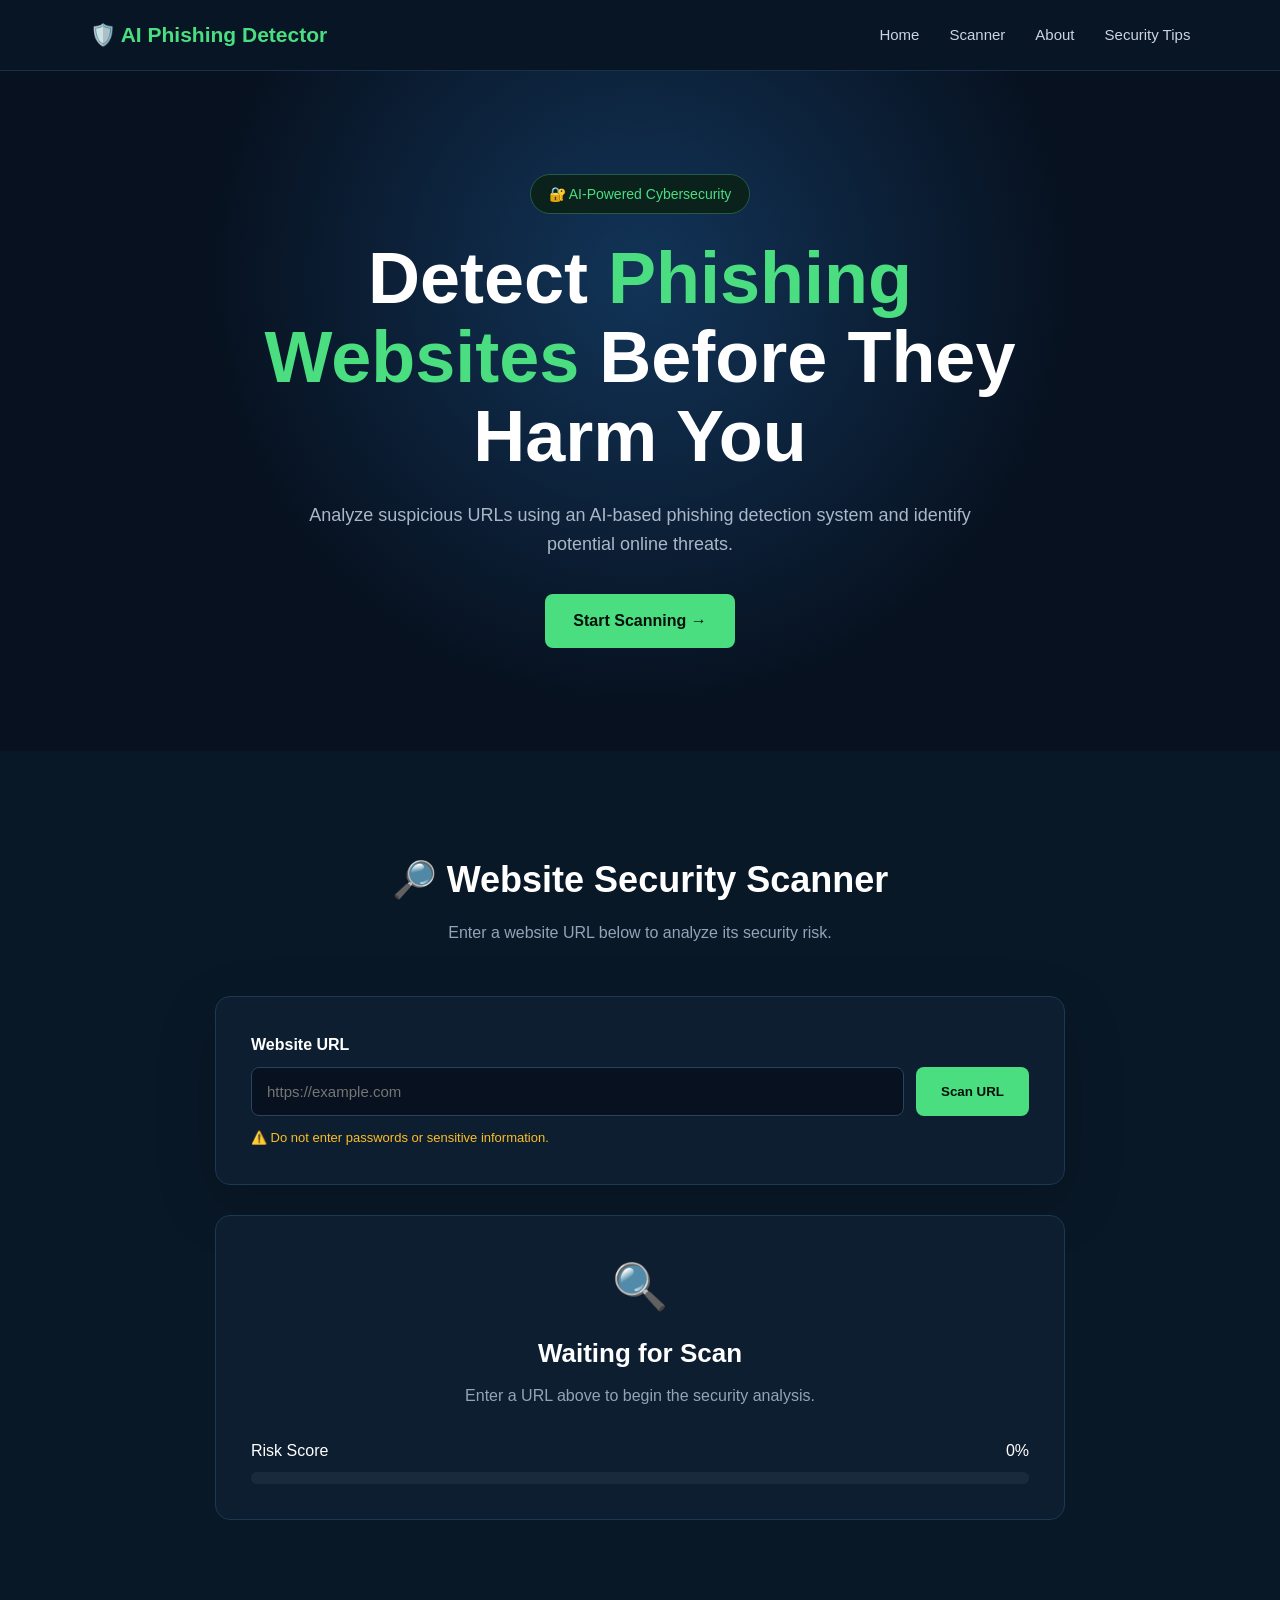
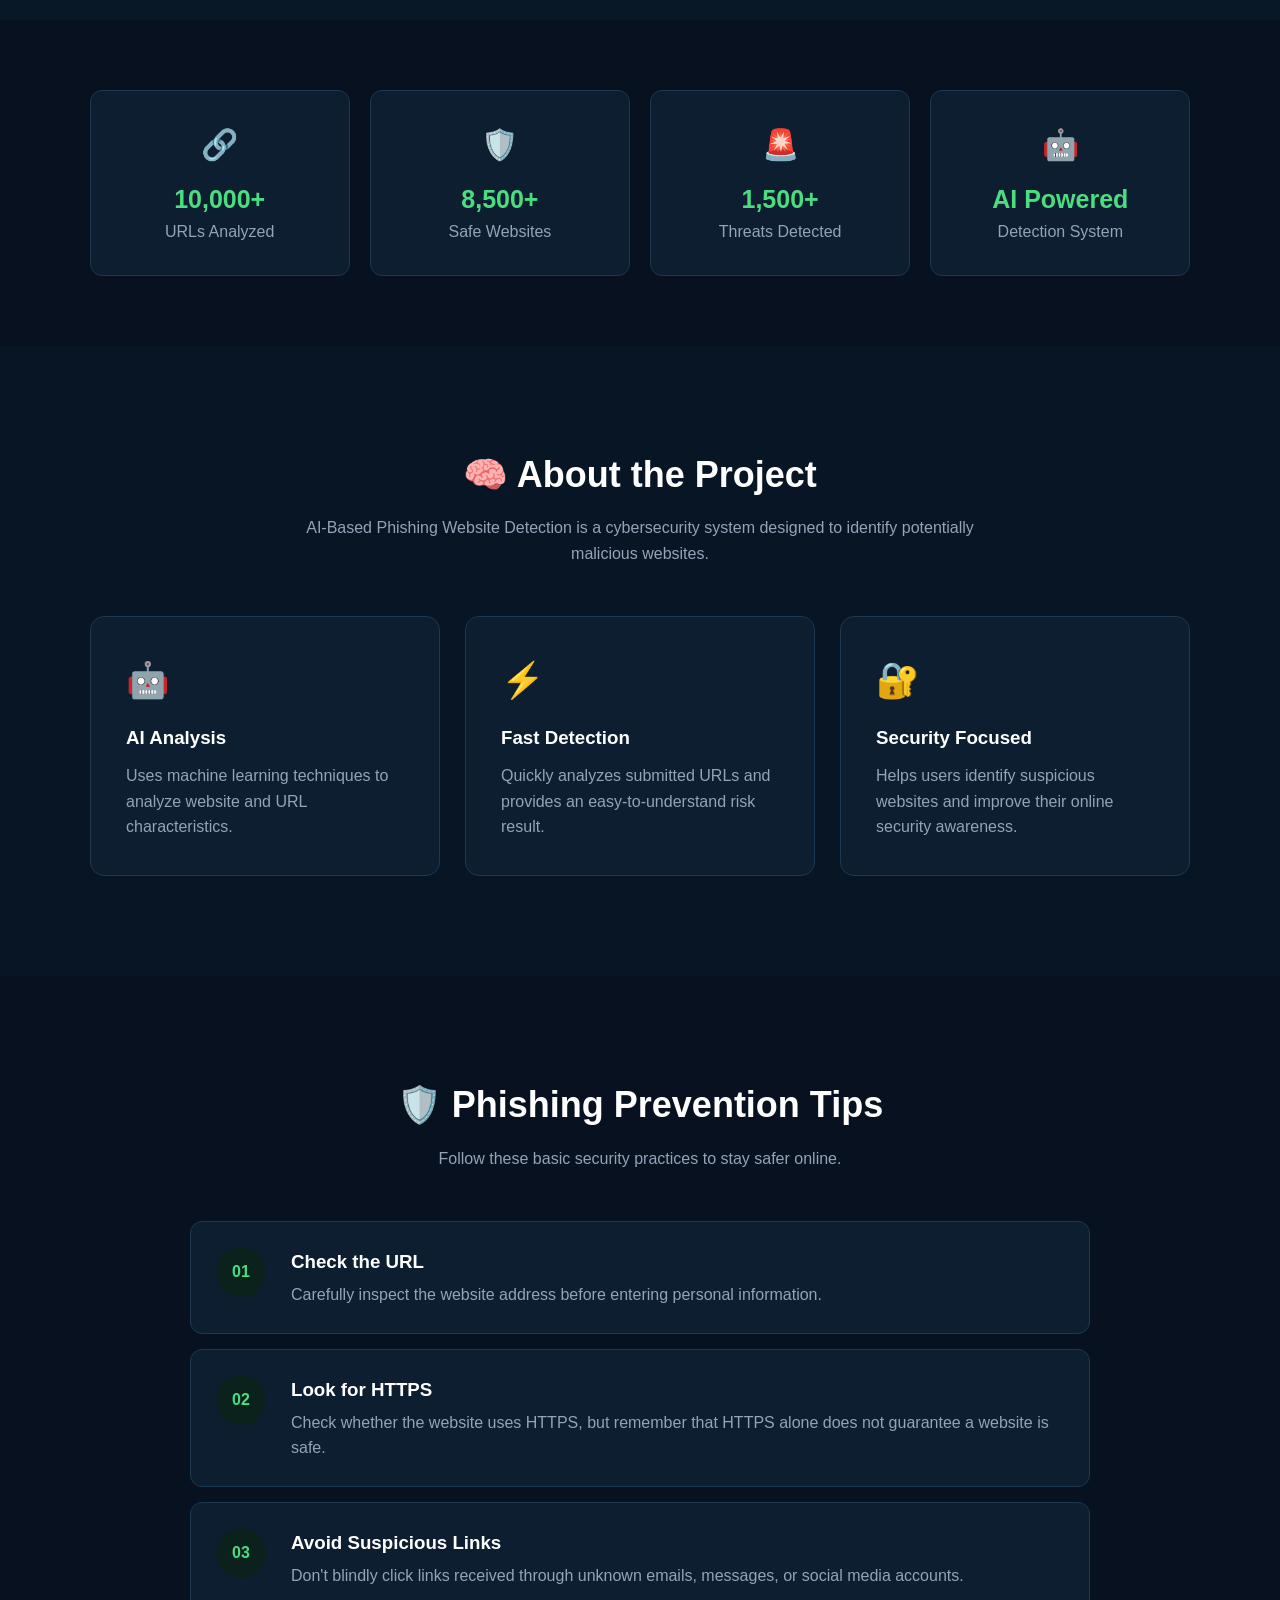
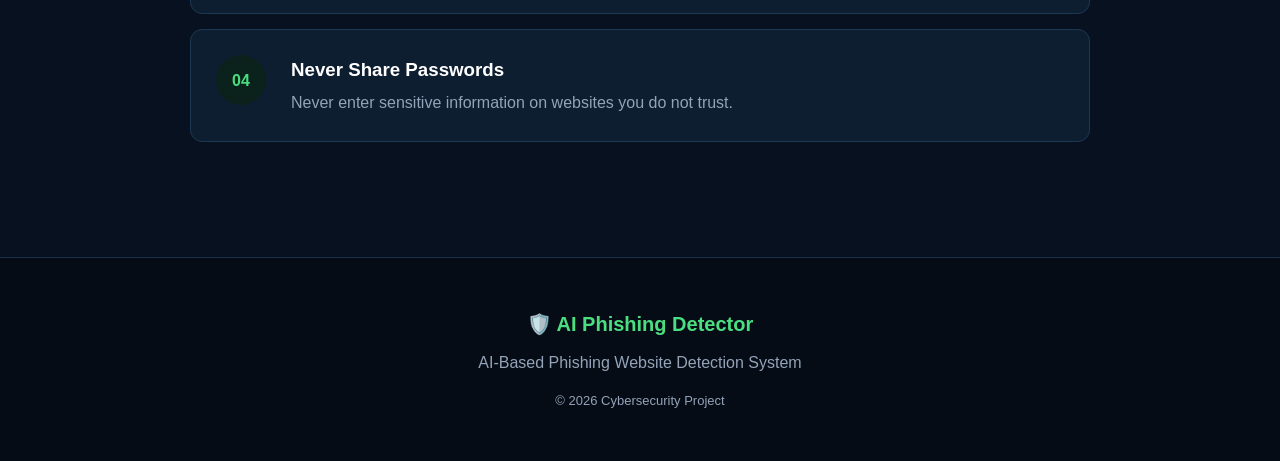
<file: index.html>
<!DOCTYPE html>
<html lang="en">
<head>
    <meta charset="UTF-8">
    <meta name="viewport" content="width=device-width, initial-scale=1.0">

    <title>AI Phishing Detector</title>

    <link rel="stylesheet" href="style.css">
</head>

<body>

    <!-- Navigation -->
    <nav class="navbar">
        <div class="logo">
            🛡️ AI Phishing Detector
        </div>

        <div class="nav-links">
            <a href="#home">Home</a>
            <a href="#scanner">Scanner</a>
            <a href="#about">About</a>
            <a href="#tips">Security Tips</a>
        </div>
    </nav>


    <!-- Hero Section -->
    <section class="hero" id="home">

        <div class="hero-content">

            <div class="badge">
                🔐 AI-Powered Cybersecurity
            </div>

            <h1>
                Detect <span>Phishing Websites</span>
                Before They Harm You
            </h1>

            <p>
                Analyze suspicious URLs using an AI-based phishing
                detection system and identify potential online threats.
            </p>

            <a href="#scanner" class="hero-button">
                Start Scanning →
            </a>

        </div>

    </section>


    <!-- Scanner -->
    <section class="scanner-section" id="scanner">

        <div class="section-heading">

            <h2>🔎 Website Security Scanner</h2>

            <p>
                Enter a website URL below to analyze its security risk.
            </p>

        </div>


        <div class="scanner-card">

            <label for="urlInput">
                Website URL
            </label>

            <div class="input-area">

                <input
                    type="url"
                    id="urlInput"
                    placeholder="https://example.com"
                >

                <button onclick="scanURL()">
                    Scan URL
                </button>

            </div>

            <p class="scanner-info">
                ⚠️ Do not enter passwords or sensitive information.
            </p>

        </div>


        <!-- Result -->
        <div class="result-card" id="resultCard">

            <div id="resultIcon">🔍</div>

            <h3 id="resultTitle">
                Waiting for Scan
            </h3>

            <p id="resultMessage">
                Enter a URL above to begin the security analysis.
            </p>

            <div class="risk-container">

                <div class="risk-label">
                    <span>Risk Score</span>
                    <span id="riskScore">0%</span>
                </div>

                <div class="risk-bar">
                    <div id="riskProgress"></div>
                </div>

            </div>

        </div>

    </section>


    <!-- Statistics -->
    <section class="statistics">

        <div class="stat-card">
            <div class="stat-icon">🔗</div>
            <h3>10,000+</h3>
            <p>URLs Analyzed</p>
        </div>

        <div class="stat-card">
            <div class="stat-icon">🛡️</div>
            <h3>8,500+</h3>
            <p>Safe Websites</p>
        </div>

        <div class="stat-card">
            <div class="stat-icon">🚨</div>
            <h3>1,500+</h3>
            <p>Threats Detected</p>
        </div>

        <div class="stat-card">
            <div class="stat-icon">🤖</div>
            <h3>AI Powered</h3>
            <p>Detection System</p>
        </div>

    </section>


    <!-- About -->
    <section class="about" id="about">

        <div class="section-heading">

            <h2>🧠 About the Project</h2>

            <p>
                AI-Based Phishing Website Detection is a cybersecurity
                system designed to identify potentially malicious websites.
            </p>

        </div>


        <div class="features">

            <div class="feature-card">
                <div>🤖</div>
                <h3>AI Analysis</h3>
                <p>
                    Uses machine learning techniques to analyze
                    website and URL characteristics.
                </p>
            </div>

            <div class="feature-card">
                <div>⚡</div>
                <h3>Fast Detection</h3>
                <p>
                    Quickly analyzes submitted URLs and provides
                    an easy-to-understand risk result.
                </p>
            </div>

            <div class="feature-card">
                <div>🔐</div>
                <h3>Security Focused</h3>
                <p>
                    Helps users identify suspicious websites and
                    improve their online security awareness.
                </p>
            </div>

        </div>

    </section>


    <!-- Security Tips -->
    <section class="tips" id="tips">

        <div class="section-heading">

            <h2>🛡️ Phishing Prevention Tips</h2>

            <p>
                Follow these basic security practices to stay safer online.
            </p>

        </div>


        <div class="tips-container">

            <div class="tip">
                <span>01</span>
                <div>
                    <h3>Check the URL</h3>
                    <p>
                        Carefully inspect the website address before
                        entering personal information.
                    </p>
                </div>
            </div>


            <div class="tip">
                <span>02</span>
                <div>
                    <h3>Look for HTTPS</h3>
                    <p>
                        Check whether the website uses HTTPS, but remember
                        that HTTPS alone does not guarantee a website is safe.
                    </p>
                </div>
            </div>


            <div class="tip">
                <span>03</span>
                <div>
                    <h3>Avoid Suspicious Links</h3>
                    <p>
                        Don't blindly click links received through unknown
                        emails, messages, or social media accounts.
                    </p>
                </div>
            </div>


            <div class="tip">
                <span>04</span>
                <div>
                    <h3>Never Share Passwords</h3>
                    <p>
                        Never enter sensitive information on websites
                        you do not trust.
                    </p>
                </div>
            </div>

        </div>

    </section>


    <!-- Footer -->
    <footer>

        <div class="footer-logo">
            🛡️ AI Phishing Detector
        </div>

        <p>
            AI-Based Phishing Website Detection System
        </p>

        <p class="copyright">
            © 2026 Cybersecurity Project
        </p>

    </footer>


    <script src="script.js"></script>

</body>
</html>
</file>
<file: style.css>
* {
    margin: 0;
    padding: 0;
    box-sizing: border-box;
}

html {
    scroll-behavior: smooth;
}

body {
    font-family: Arial, Helvetica, sans-serif;
    background: #07111f;
    color: #ffffff;
    line-height: 1.6;
}

/* ================= NAVBAR ================= */

.navbar {
    width: 100%;
    padding: 18px 7%;
    display: flex;
    justify-content: space-between;
    align-items: center;
    background: #081525;
    border-bottom: 1px solid #19304a;
    position: sticky;
    top: 0;
    z-index: 1000;
}

.logo {
    font-size: 21px;
    font-weight: bold;
    color: #4ade80;
}

.nav-links {
    display: flex;
    gap: 30px;
}

.nav-links a {
    color: #cbd5e1;
    text-decoration: none;
    font-size: 15px;
    transition: 0.3s;
}

.nav-links a:hover {
    color: #4ade80;
}

/* ================= HERO ================= */

.hero {
    min-height: 680px;
    display: flex;
    justify-content: center;
    align-items: center;
    text-align: center;
    padding: 80px 7%;
    background:
        radial-gradient(circle at 50% 30%, #123458 0%, #07111f 55%);
}

.hero-content {
    max-width: 850px;
}

.badge {
    display: inline-block;
    padding: 8px 18px;
    border: 1px solid #245a48;
    border-radius: 30px;
    color: #4ade80;
    background: #0b211c;
    margin-bottom: 25px;
    font-size: 14px;
}

.hero h1 {
    font-size: clamp(42px, 6vw, 72px);
    line-height: 1.1;
    margin-bottom: 25px;
}

.hero h1 span {
    color: #4ade80;
}

.hero p {
    color: #a9b8c9;
    font-size: 18px;
    max-width: 700px;
    margin: auto;
}

.hero-button {
    display: inline-block;
    margin-top: 35px;
    padding: 14px 28px;
    background: #4ade80;
    color: #04100a;
    font-weight: bold;
    border-radius: 8px;
    text-decoration: none;
    transition: 0.3s;
}

.hero-button:hover {
    transform: translateY(-3px);
    box-shadow: 0 10px 30px #4ade8040;
}

/* ================= SECTIONS ================= */

.scanner-section,
.about,
.tips {
    padding: 100px 7%;
}

.section-heading {
    text-align: center;
    max-width: 700px;
    margin: 0 auto 50px;
}

.section-heading h2 {
    font-size: 36px;
    margin-bottom: 12px;
}

.section-heading p {
    color: #94a3b8;
}

/* ================= SCANNER ================= */

.scanner-section {
    background: #091827;
}

.scanner-card {
    max-width: 850px;
    margin: auto;
    padding: 35px;
    background: #0d1e30;
    border: 1px solid #1c3852;
    border-radius: 15px;
    box-shadow: 0 20px 60px #00000030;
}

.scanner-card label {
    display: block;
    margin-bottom: 10px;
    font-weight: bold;
}

.input-area {
    display: flex;
    gap: 12px;
}

.input-area input {
    flex: 1;
    padding: 15px;
    border: 1px solid #29445e;
    border-radius: 8px;
    outline: none;
    background: #07111f;
    color: white;
    font-size: 15px;
}

.input-area input:focus {
    border-color: #4ade80;
}

.input-area button {
    padding: 15px 25px;
    border: none;
    border-radius: 8px;
    background: #4ade80;
    color: #04100a;
    font-weight: bold;
    cursor: pointer;
    transition: 0.3s;
}

.input-area button:hover {
    transform: translateY(-2px);
}

.scanner-info {
    color: #fbbf24;
    font-size: 13px;
    margin-top: 12px;
}

/* ================= RESULT ================= */

.result-card {
    max-width: 850px;
    margin: 30px auto 0;
    padding: 35px;
    text-align: center;
    background: #0d1e30;
    border: 1px solid #1c3852;
    border-radius: 15px;
}

#resultIcon {
    font-size: 45px;
    margin-bottom: 10px;
}

#resultTitle {
    font-size: 26px;
    margin-bottom: 8px;
}

#resultMessage {
    color: #94a3b8;
}

.risk-container {
    margin-top: 30px;
    text-align: left;
}

.risk-label {
    display: flex;
    justify-content: space-between;
    margin-bottom: 8px;
}

.risk-bar {
    width: 100%;
    height: 12px;
    background: #182b3d;
    border-radius: 20px;
    overflow: hidden;
}

#riskProgress {
    width: 0%;
    height: 100%;
    background: #4ade80;
    transition: width 0.6s ease;
}

/* ================= STATISTICS ================= */

.statistics {
    padding: 70px 7%;
    display: grid;
    grid-template-columns: repeat(4, 1fr);
    gap: 20px;
    background: #07111f;
}

.stat-card {
    text-align: center;
    padding: 30px 20px;
    background: #0d1e30;
    border: 1px solid #1c3852;
    border-radius: 12px;
}

.stat-icon {
    font-size: 30px;
    margin-bottom: 10px;
}

.stat-card h3 {
    color: #4ade80;
    font-size: 25px;
}

.stat-card p {
    color: #94a3b8;
}

/* ================= ABOUT ================= */

.about {
    background: #081525;
}

.features {
    display: grid;
    grid-template-columns: repeat(3, 1fr);
    gap: 25px;
    max-width: 1100px;
    margin: auto;
}

.feature-card {
    padding: 35px;
    background: #0d1e30;
    border: 1px solid #1c3852;
    border-radius: 14px;
    transition: 0.3s;
}

.feature-card:hover {
    transform: translateY(-5px);
    border-color: #4ade80;
}

.feature-card > div {
    font-size: 35px;
    margin-bottom: 15px;
}

.feature-card h3 {
    margin-bottom: 10px;
}

.feature-card p {
    color: #94a3b8;
}

/* ================= TIPS ================= */

.tips {
    background: #07111f;
}

.tips-container {
    max-width: 900px;
    margin: auto;
}

.tip {
    display: flex;
    gap: 25px;
    padding: 25px;
    margin-bottom: 15px;
    background: #0d1e30;
    border: 1px solid #1c3852;
    border-radius: 12px;
}

.tip span {
    min-width: 50px;
    height: 50px;
    display: flex;
    justify-content: center;
    align-items: center;
    border-radius: 50%;
    background: #0b211c;
    color: #4ade80;
    font-weight: bold;
}

.tip h3 {
    margin-bottom: 5px;
}

.tip p {
    color: #94a3b8;
}

/* ================= FOOTER ================= */

footer {
    text-align: center;
    padding: 50px 20px;
    background: #050c15;
    border-top: 1px solid #19304a;
}

.footer-logo {
    font-size: 20px;
    font-weight: bold;
    color: #4ade80;
    margin-bottom: 10px;
}

footer p {
    color: #94a3b8;
}

.copyright {
    margin-top: 15px;
    font-size: 13px;
}

/* ================= MOBILE ================= */

@media (max-width: 800px) {

    .navbar {
        flex-direction: column;
        gap: 15px;
    }

    .nav-links {
        gap: 15px;
        flex-wrap: wrap;
        justify-content: center;
    }

    .hero {
        min-height: 600px;
    }

    .input-area {
        flex-direction: column;
    }

    .input-area button {
        width: 100%;
    }

    .statistics {
        grid-template-columns: repeat(2, 1fr);
    }

    .features {
        grid-template-columns: 1fr;
    }
}

@media (max-width: 500px) {

    .statistics {
        grid-template-columns: 1fr;
    }

    .hero h1 {
        font-size: 40px;
    }

    .section-heading h2 {
        font-size: 28px;
    }

    .scanner-card,
    .result-card {
        padding: 25px 18px;
    }
}
</file>
